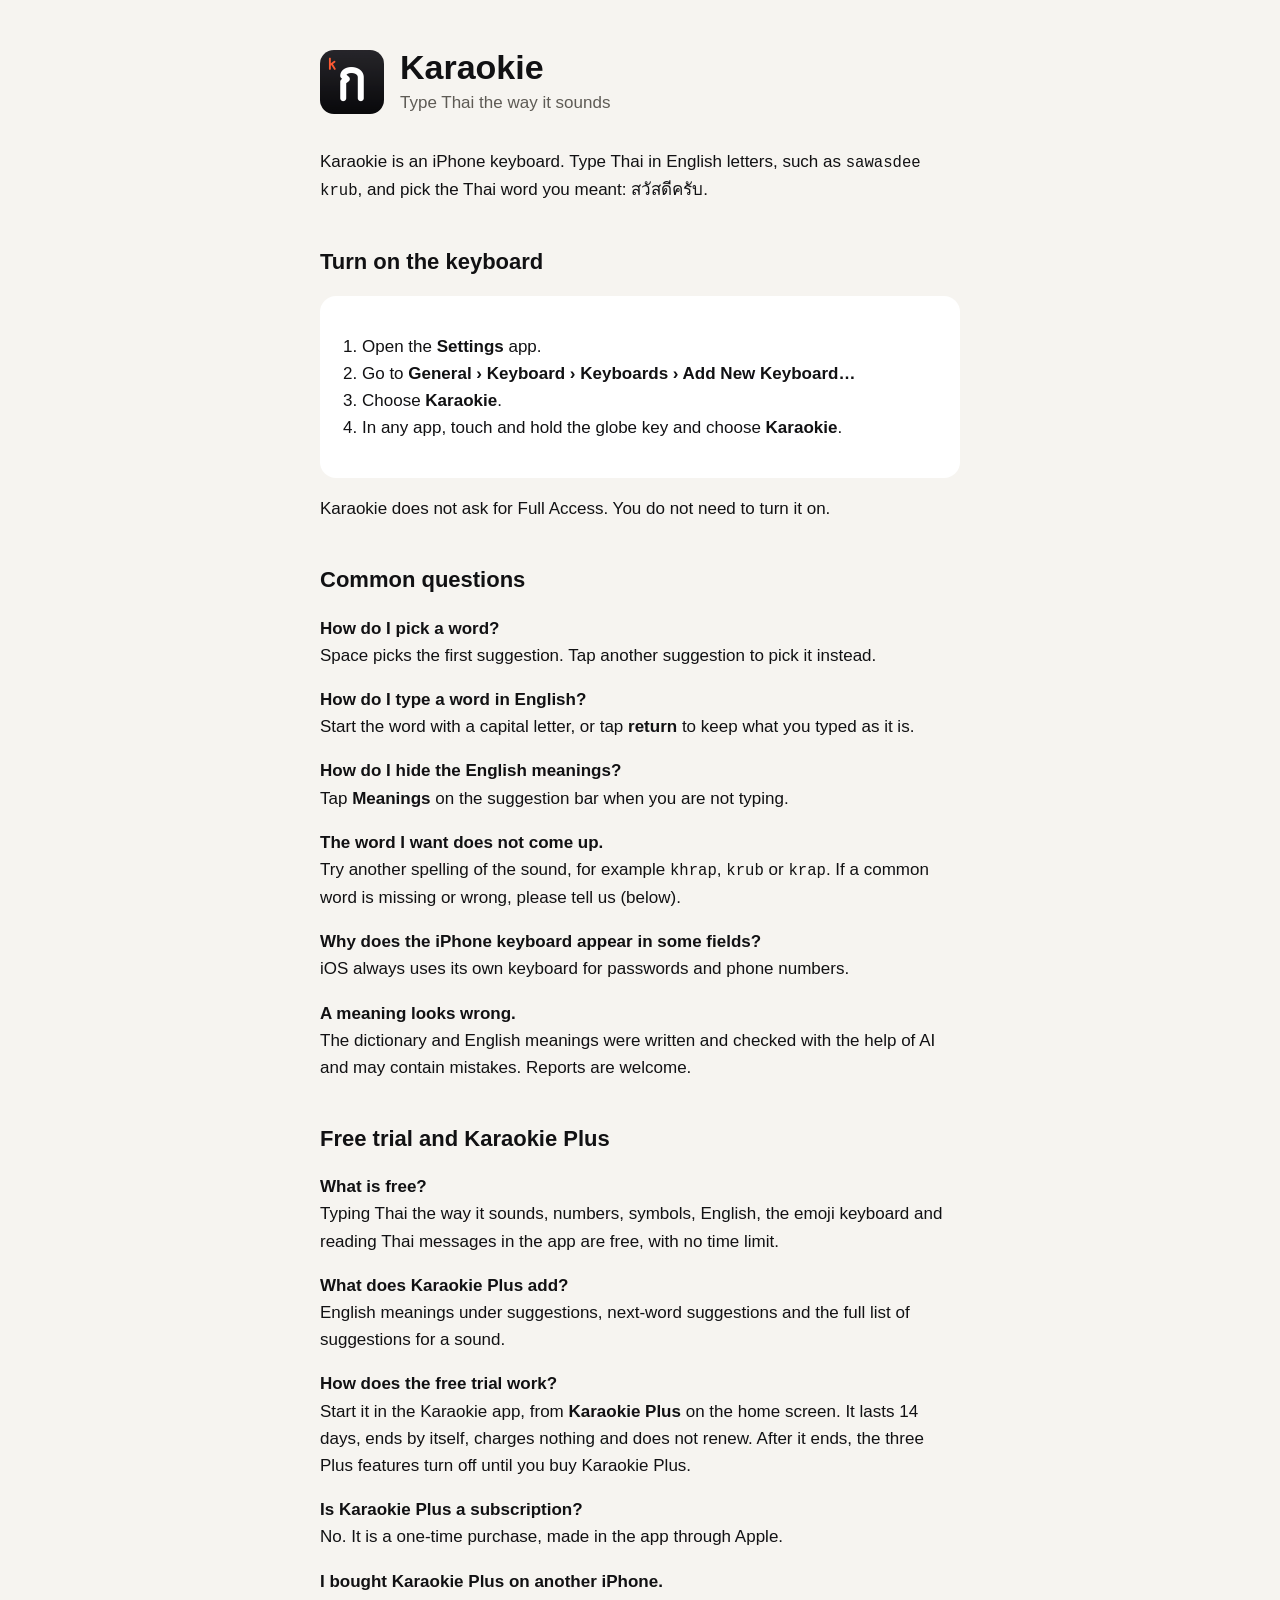
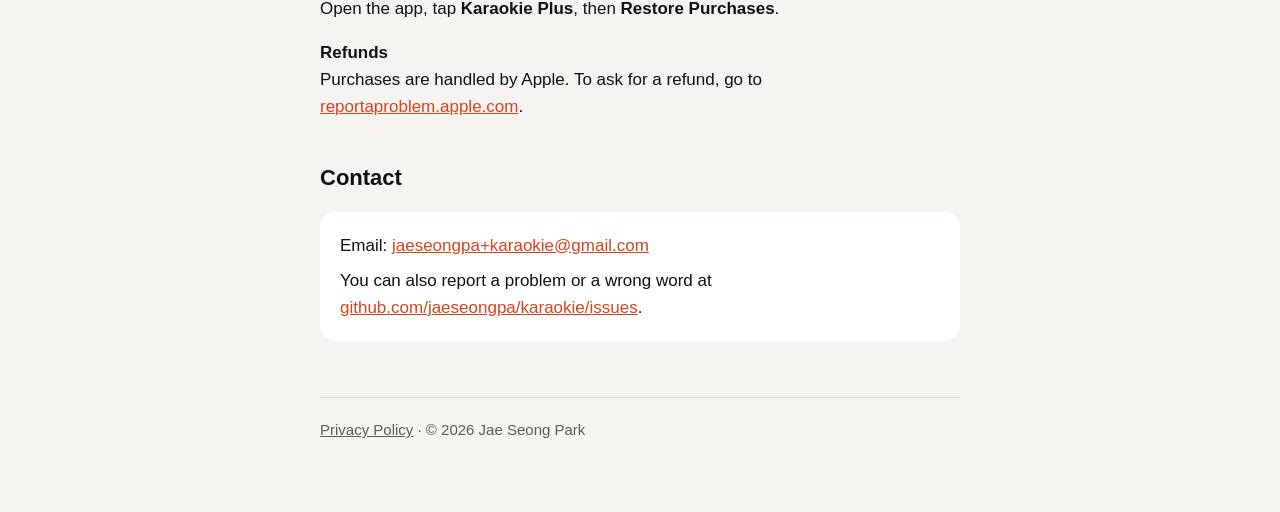
<file: index.html>
<!doctype html>
<html lang="en"><head><meta charset="utf-8"><meta name="viewport" content="width=device-width,initial-scale=1">
<title>Karaokie – Support</title><meta name="description" content="Help for Karaokie, the Thai keyboard that lets you type Thai the way it sounds.">
<link rel="icon" href="icon.png"><link rel="stylesheet" href="style.css"></head>
<body><main>
<header><img src="icon.png" alt=""><div><h1>Karaokie</h1><p class="sub">Type Thai the way it sounds</p></div></header>

<p>Karaokie is an iPhone keyboard. Type Thai in English letters, such as <code>sawasdee krub</code>, and pick the Thai word you meant: สวัสดีครับ.</p>

<h2>Turn on the keyboard</h2>
<div class="card"><ol>
<li>Open the <b>Settings</b> app.</li>
<li>Go to <b>General › Keyboard › Keyboards › Add New Keyboard…</b></li>
<li>Choose <b>Karaokie</b>.</li>
<li>In any app, touch and hold the globe key and choose <b>Karaokie</b>.</li>
</ol></div>
<p>Karaokie does not ask for Full Access. You do not need to turn it on.</p>

<h2>Common questions</h2>
<p><b>How do I pick a word?</b><br>Space picks the first suggestion. Tap another suggestion to pick it instead.</p>
<p><b>How do I type a word in English?</b><br>Start the word with a capital letter, or tap <b>return</b> to keep what you typed as it is.</p>
<p><b>How do I hide the English meanings?</b><br>Tap <b>Meanings</b> on the suggestion bar when you are not typing.</p>
<p><b>The word I want does not come up.</b><br>Try another spelling of the sound, for example <code>khrap</code>, <code>krub</code> or <code>krap</code>. If a common word is missing or wrong, please tell us (below).</p>
<p><b>Why does the iPhone keyboard appear in some fields?</b><br>iOS always uses its own keyboard for passwords and phone numbers.</p>
<p><b>A meaning looks wrong.</b><br>The dictionary and English meanings were written and checked with the help of AI and may contain mistakes. Reports are welcome.</p>

<h2>Free trial and Karaokie Plus</h2>
<p><b>What is free?</b><br>Typing Thai the way it sounds, numbers, symbols, English, the emoji keyboard and reading Thai messages in the app are free, with no time limit.</p>
<p><b>What does Karaokie Plus add?</b><br>English meanings under suggestions, next-word suggestions and the full list of suggestions for a sound.</p>
<p><b>How does the free trial work?</b><br>Start it in the Karaokie app, from <b>Karaokie Plus</b> on the home screen. It lasts 14 days, ends by itself, charges nothing and does not renew. After it ends, the three Plus features turn off until you buy Karaokie Plus.</p>
<p><b>Is Karaokie Plus a subscription?</b><br>No. It is a one-time purchase, made in the app through Apple.</p>
<p><b>I bought Karaokie Plus on another iPhone.</b><br>Open the app, tap <b>Karaokie Plus</b>, then <b>Restore Purchases</b>.</p>
<p><b>Refunds</b><br>Purchases are handled by Apple. To ask for a refund, go to <a href="https://reportaproblem.apple.com">reportaproblem.apple.com</a>.</p>

<h2>Contact</h2>
<div class="card"><p style="margin:0">Email: <a href="mailto:jaeseongpa+karaokie@gmail.com">jaeseongpa+karaokie@gmail.com</a></p><p style="margin:8px 0 0">You can also report a problem or a wrong word at <a href="https://github.com/jaeseongpa/karaokie/issues">github.com/jaeseongpa/karaokie/issues</a>.</p></div>

<footer><a href="privacy.html">Privacy Policy</a> · © 2026 Jae Seong Park</footer>
</main></body></html>
</file>
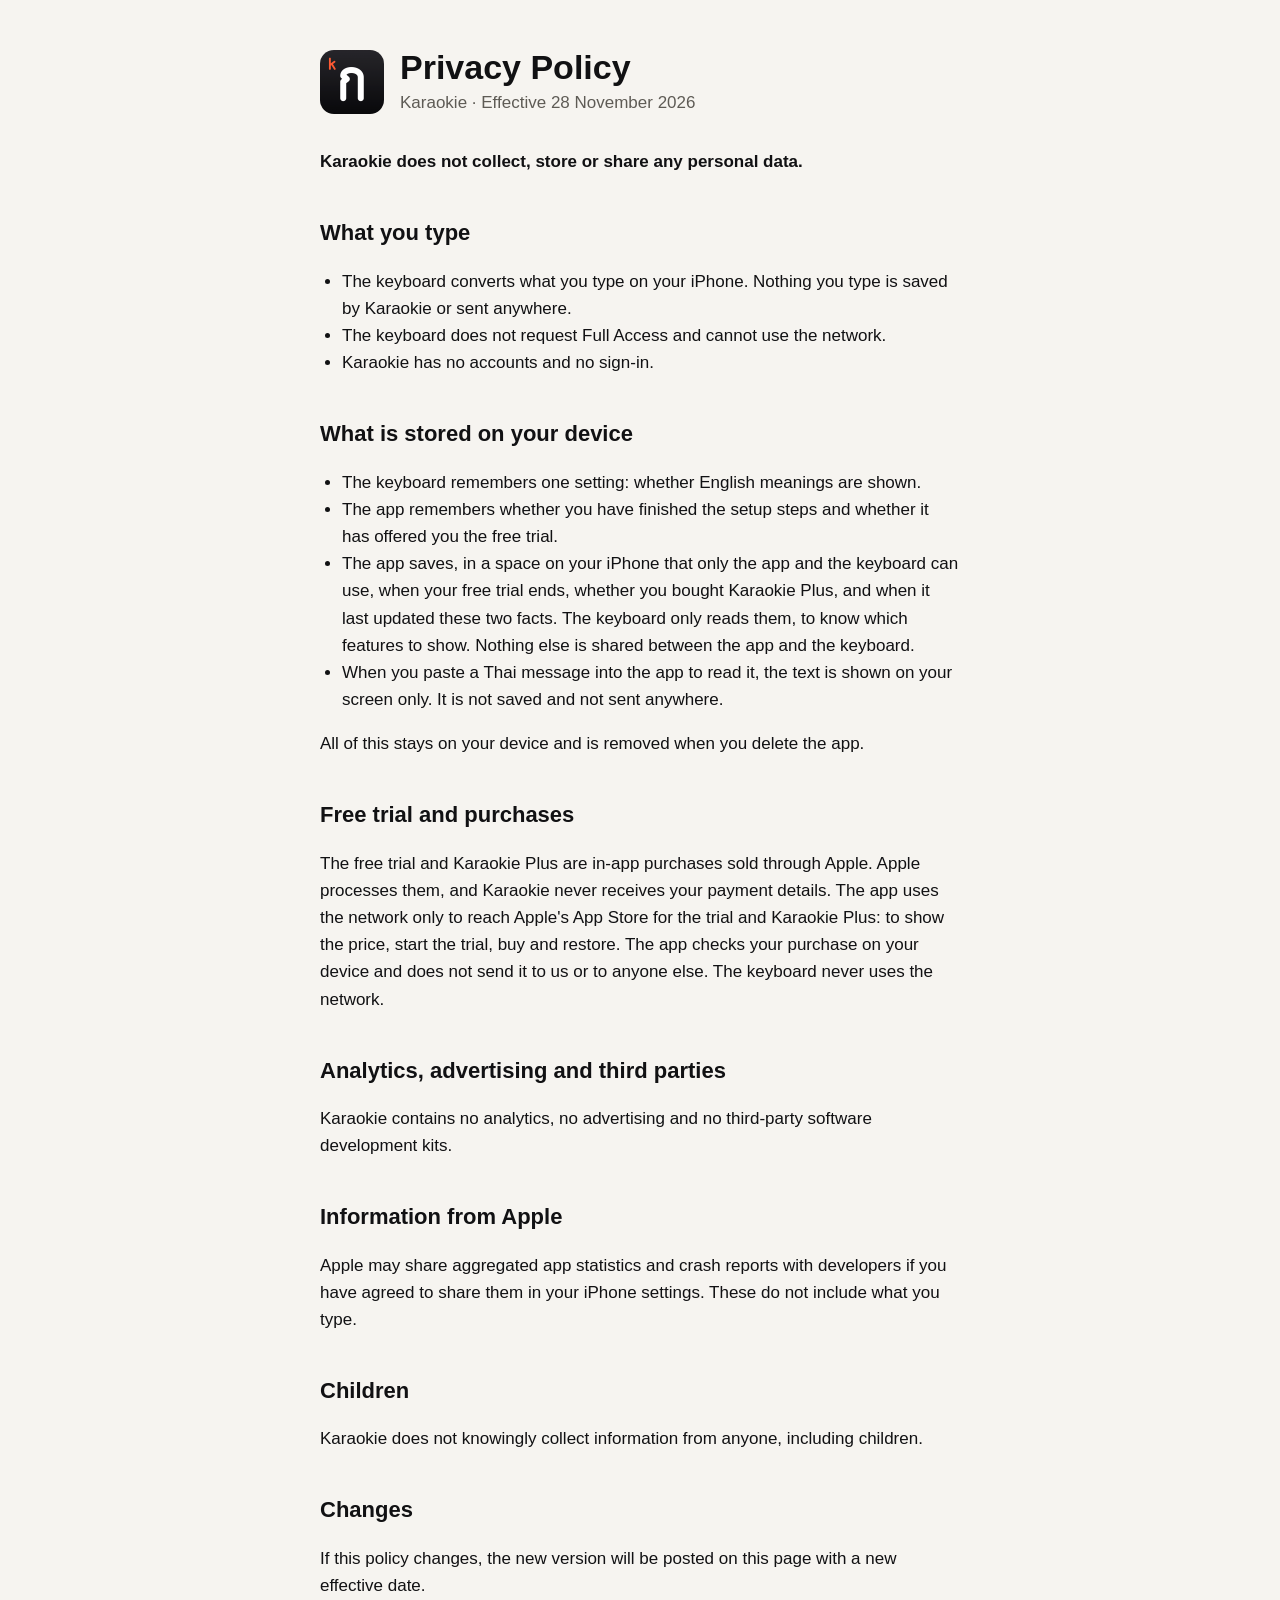
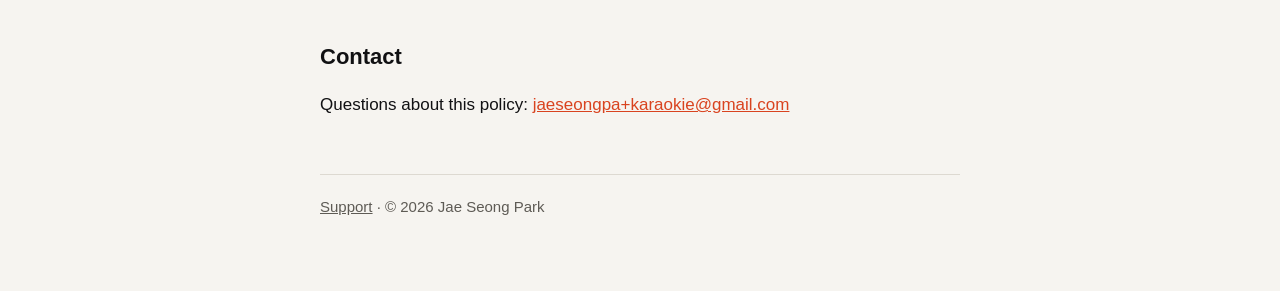
<file: privacy.html>
<!doctype html>
<html lang="en"><head><meta charset="utf-8"><meta name="viewport" content="width=device-width,initial-scale=1">
<title>Karaokie – Privacy Policy</title><meta name="description" content="Karaokie does not collect, store or share personal data.">
<link rel="icon" href="icon.png"><link rel="stylesheet" href="style.css"></head>
<body><main>
<header><img src="icon.png" alt=""><div><h1>Privacy Policy</h1><p class="sub">Karaokie · Effective 28 November 2026</p></div></header>

<p><b>Karaokie does not collect, store or share any personal data.</b></p>

<h2>What you type</h2>
<ul>
<li>The keyboard converts what you type on your iPhone. Nothing you type is saved by Karaokie or sent anywhere.</li>
<li>The keyboard does not request Full Access and cannot use the network.</li>
<li>Karaokie has no accounts and no sign-in.</li>
</ul>

<h2>What is stored on your device</h2>
<ul>
<li>The keyboard remembers one setting: whether English meanings are shown.</li>
<li>The app remembers whether you have finished the setup steps and whether it has offered you the free trial.</li>
<li>The app saves, in a space on your iPhone that only the app and the keyboard can use, when your free trial ends, whether you bought Karaokie Plus, and when it last updated these two facts. The keyboard only reads them, to know which features to show. Nothing else is shared between the app and the keyboard.</li>
<li>When you paste a Thai message into the app to read it, the text is shown on your screen only. It is not saved and not sent anywhere.</li>
</ul>
<p>All of this stays on your device and is removed when you delete the app.</p>

<h2>Free trial and purchases</h2>
<p>The free trial and Karaokie Plus are in-app purchases sold through Apple. Apple processes them, and Karaokie never receives your payment details. The app uses the network only to reach Apple's App Store for the trial and Karaokie Plus: to show the price, start the trial, buy and restore. The app checks your purchase on your device and does not send it to us or to anyone else. The keyboard never uses the network.</p>

<h2>Analytics, advertising and third parties</h2>
<p>Karaokie contains no analytics, no advertising and no third-party software development kits.</p>

<h2>Information from Apple</h2>
<p>Apple may share aggregated app statistics and crash reports with developers if you have agreed to share them in your iPhone settings. These do not include what you type.</p>

<h2>Children</h2>
<p>Karaokie does not knowingly collect information from anyone, including children.</p>

<h2>Changes</h2>
<p>If this policy changes, the new version will be posted on this page with a new effective date.</p>

<h2>Contact</h2>
<p>Questions about this policy: <a href="mailto:jaeseongpa+karaokie@gmail.com">jaeseongpa+karaokie@gmail.com</a></p>

<footer><a href="index.html">Support</a> · © 2026 Jae Seong Park</footer>
</main></body></html>
</file>
<file: style.css>
:root{--bg:#F6F4F0;--card:#FFFFFF;--ink:#111113;--muted:#5E5B55;--line:#DDD9D1;--brand:#D9431F}
@media (prefers-color-scheme:dark){:root{--bg:#111113;--card:#1C1C1F;--ink:#F6F4F0;--muted:#A8A49C;--line:#2E2E32;--brand:#FF6A45}}
*{box-sizing:border-box}
body{margin:0;background:var(--bg);color:var(--ink);font:17px/1.6 -apple-system,BlinkMacSystemFont,"Segoe UI",Roboto,Helvetica,Arial,sans-serif}
main{max-width:680px;margin:0 auto;padding:48px 20px 72px}
header{display:flex;align-items:center;gap:16px;margin-bottom:32px}
header img{width:64px;height:64px;border-radius:14px}
h1{font-size:34px;line-height:1.15;margin:0}
h2{font-size:22px;margin:40px 0 8px}
p,li{color:var(--ink)}
.sub{color:var(--muted);margin:2px 0 0}
.card{background:var(--card);border-radius:16px;padding:20px;margin:16px 0}
a{color:var(--brand)}
ol,ul{padding-left:22px}
footer{margin-top:56px;padding-top:20px;border-top:1px solid var(--line);color:var(--muted);font-size:15px}
footer a{color:var(--muted)}
code{font-family:ui-monospace,SFMono-Regular,Menlo,monospace;font-size:.92em}
</file>
